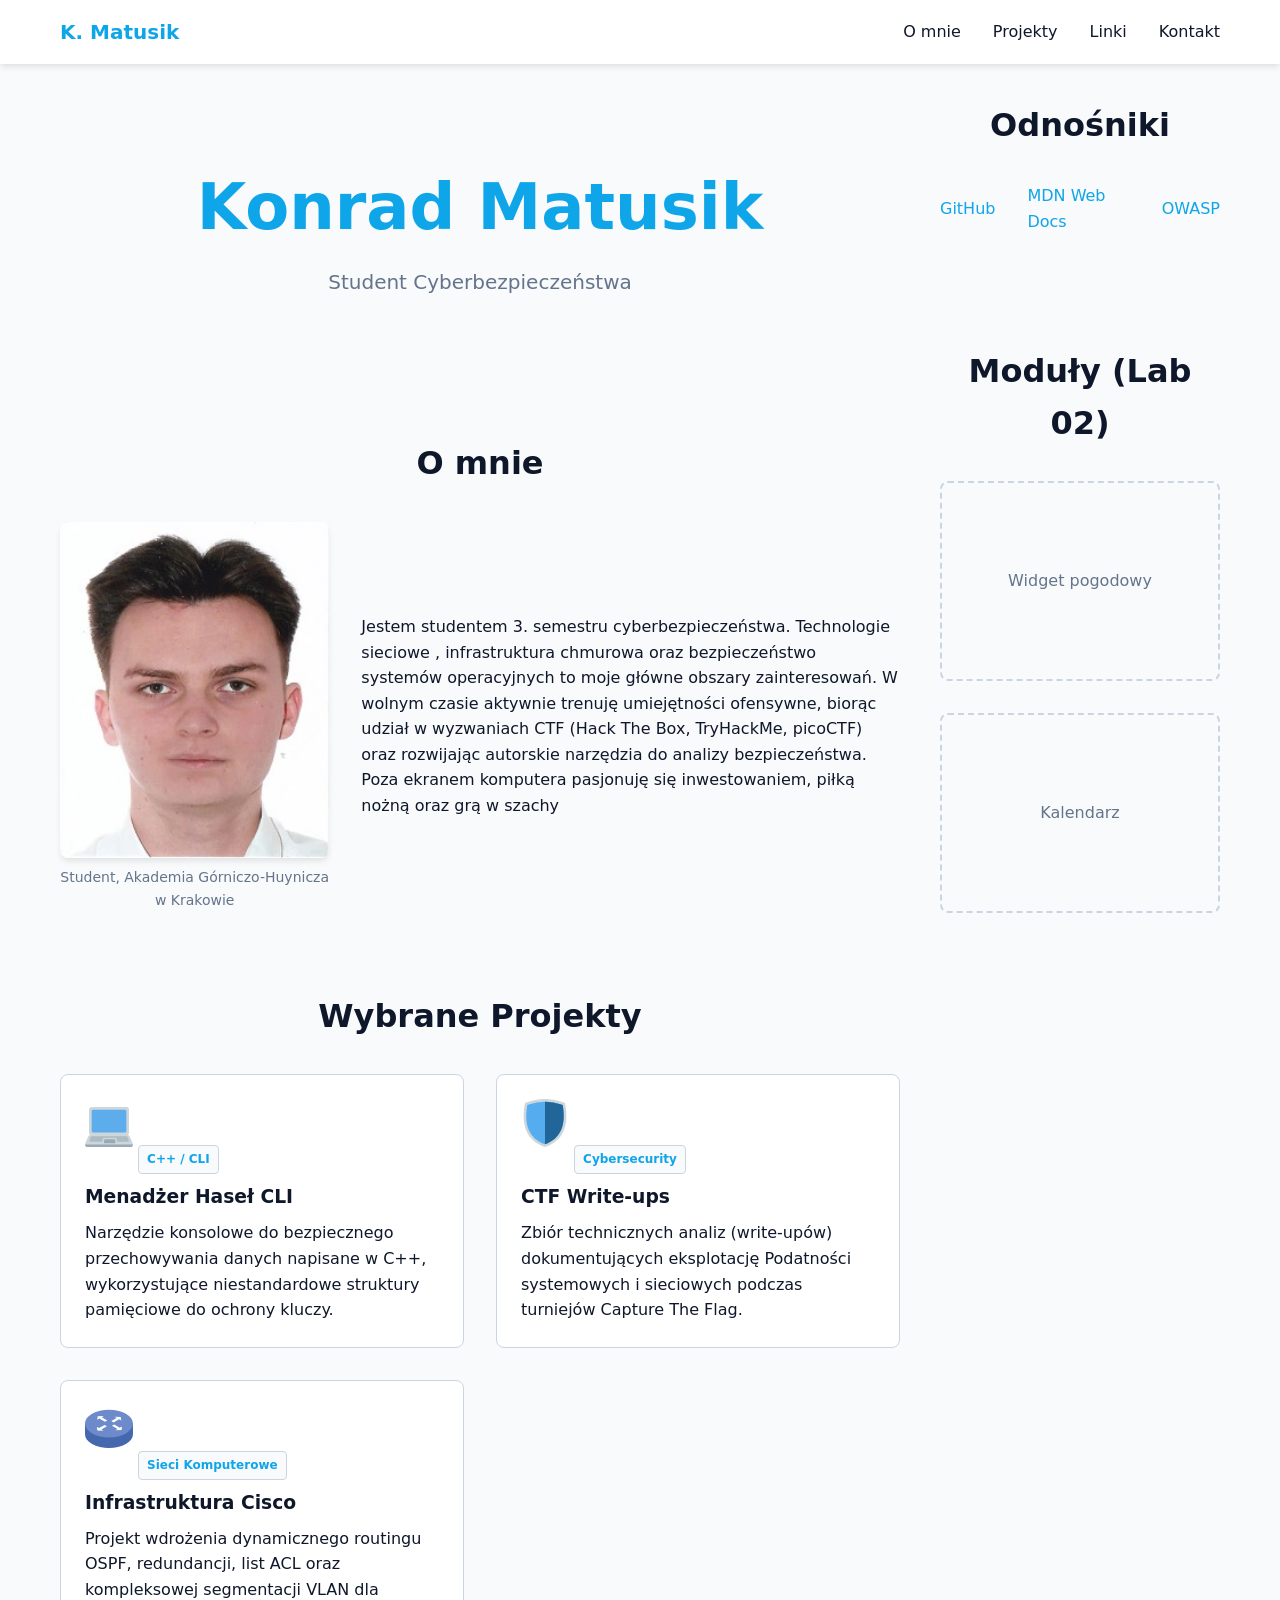
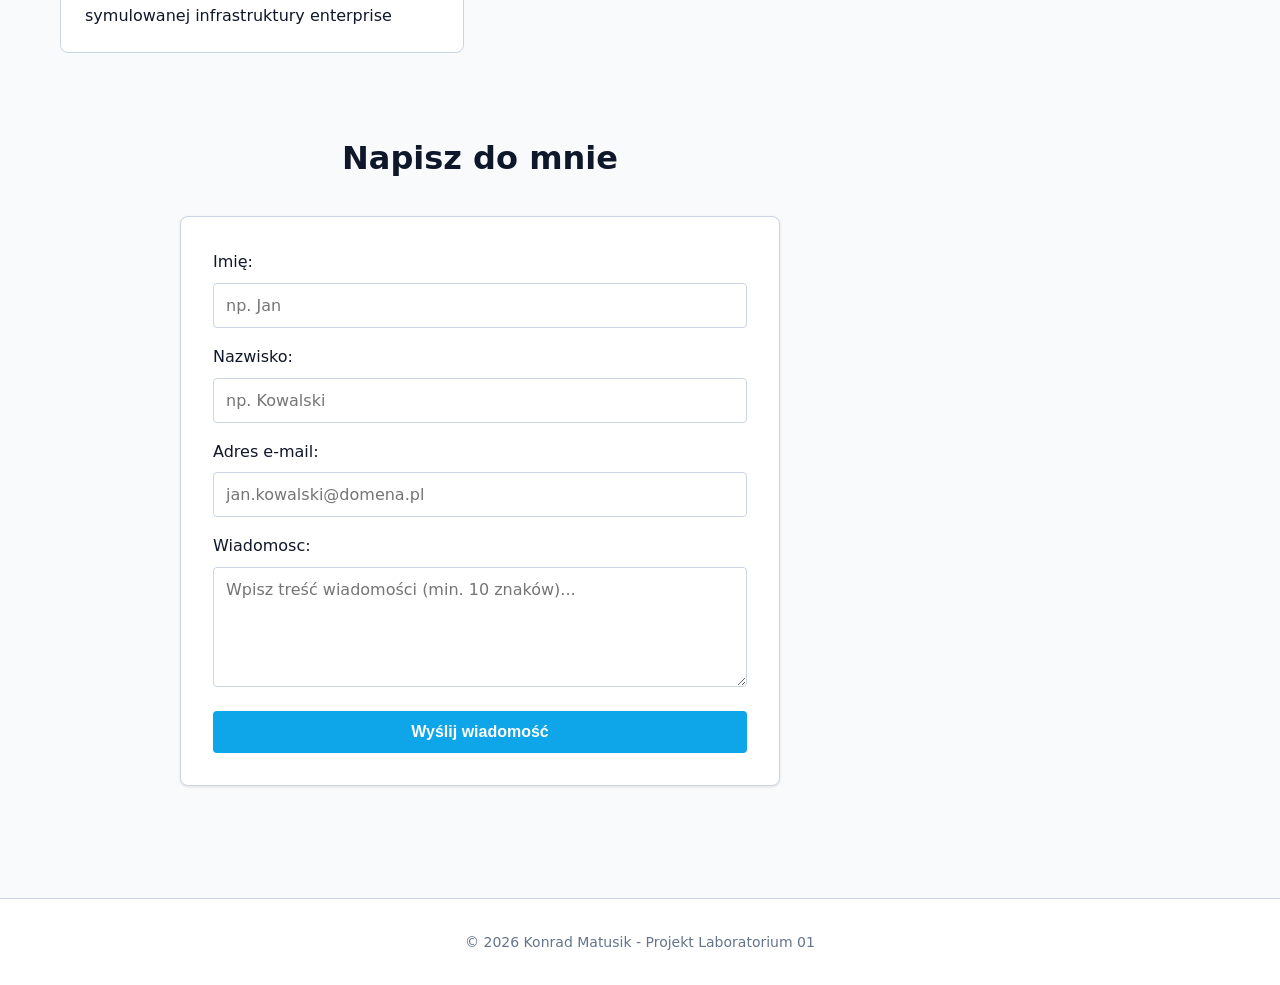
<file: script_programming/project_1/index.html>
<!DOCTYPE html>
<html lang="pl">
    <head>
        <meta charset="UTF-8">
        <meta name="viewport", content="width=device-width, initial-scale=1.0">
        <title>Konrad Matusik - Profil Inżynierski</title>
        <link rel="icon" type="image/svg+xml" href="assets/student.svg">
        <link rel="stylesheet" href="style.css">
    </head>
    <body>
        <header>
            <nav class="navbar">
                <a href="#hero" class="nav-brand">K. Matusik</a>
                <ul class="nav-links">
                    <li><a href="#o-mnie">O mnie</a></li>
                    <li><a href="#projekty">Projekty</a></li>
                    <li><a href="#linki">Linki</a></li>
                    <li><a href="#kontakt">Kontakt</a></li>
                </ul>
            </nav>
        </header>
        <main class="layout-container">
            
            <div class="content-column">
                <section id="hero" class="hero-section">
                    <h1>Konrad Matusik</h1>
                    <p class="subtitle">Student Cyberbezpieczeństwa</p>
                </section>

                <section id="o-mnie" class="about-section">
                    <h2>O mnie</h2>
                    <div class="about-content">
                        <figure>
                            <img src="assets/fotografia.webp" alt="Zdjęcie progilowe">
                            <figcaption>Student, Akademia Górniczo-Huynicza w Krakowie</figcaption>
                        </figure>
                        <article>
                            <p>Jestem studentem 3. semestru cyberbezpieczeństwa. Technologie sieciowe
                                , infrastruktura chmurowa oraz bezpieczeństwo systemów operacyjnych 
                                to moje główne obszary zainteresowań. W wolnym czasie aktywnie 
                                trenuję umiejętności ofensywne, biorąc udział w wyzwaniach CTF (Hack The Box, TryHackMe, picoCTF)
                                oraz rozwijając autorskie narzędzia do analizy bezpieczeństwa.
                                Poza ekranem komputera pasjonuję się inwestowaniem, piłką nożną oraz grą w szachy</p>
                        </article>
                    </div>
                </section>

                <section id="projekty" class="projects-section">
                    <h2>Wybrane Projekty</h2>
                    <div class="projects-grid">

                        <article class="project-card">
                            <img src="assets/laptop.svg" alt="Ikona laptopa" class="card-icon">
                            <span class="card-tag">C++ / CLI</span>
                            <h3>Menadżer Haseł CLI</h3>
                            <p>Narzędzie konsolowe do bezpiecznego przechowywania danych napisane w C++,
                                wykorzystujące niestandardowe struktury pamięciowe do ochrony kluczy.</p>
                        </article>

                        <article class="project-card">
                            <img src="assets/shield.svg" alt="Ikona tarczy" class="card-icon">
                            <span class="card-tag">Cybersecurity</span>
                            <h3>CTF Write-ups</h3>
                            <p>Zbiór technicznych analiz (write-upów) dokumentujących eksplotację Podatności
                                systemowych i sieciowych podczas turniejów Capture The Flag.
                            </p>
                        </article>

                        <article class="project-card">
                            <img src="assets/router.svg" alt="Ikona routera" class="card-icon">
                            <span class="card-tag">Sieci Komputerowe</span>
                            <h3>Infrastruktura Cisco</h3>
                            <p>Projekt wdrożenia dynamicznego routingu OSPF, redundancji,
                                list ACL oraz kompleksowej segmentacji VLAN dla symulowanej 
                                infrastruktury enterprise
                            </p>
                        </article>
                    </div>
                </section>

                <section id="kontakt" class="contact-section">
                    <h2>Napisz do mnie</h2>
                    <form action="/zapisz" method="POST" autocomplete="on" class="contact-form">
                        <div class="form-group">
                            <label for="imie">Imię:</label>
                            <input type="text" id="imie" name="imie" placeholder="np. Jan" required>
                        </div>
                        <div class="form-group">
                            <label for="nazwisko">Nazwisko:</label>
                            <input type="text" id="nazwisko" name="nazwisko" placeholder="np. Kowalski" required>
                        </div>
                        <div class="form-group">
                            <label for="email">Adres e-mail:</label>
                            <input type="email" id="email" name="email" placeholder="jan.kowalski@domena.pl" required>
                        </div>
                        <div class="form-group">
                            <label for="wiadomosc">Wiadomosc:</label>
                            <textarea id="wiadomosc" name="wiadomosc" placeholder="Wpisz treść wiadomości (min. 10 znaków)..." minlength="10" required></textarea>
                        </div>
                        <button type="submit" class="btn-submit">Wyślij wiadomość</button>
                    </form>
                </section>
            </div>

            <div class="sidebar-column">
                <aside id="linki" class="links-section">
                    <h2>Odnośniki</h2>
                    <ul class="external-links">
                        <li><a href="https://github.com/kmatusik-76" target="_blank" rel="noopener noreferrer">GitHub</a></li>
                        <li><a href="https://developer.mozilla.org/" target="_blank" rel="noopener noreferrer">MDN Web Docs</a></li>
                        <li><a href="https://owasp.org/" target="_blank" rel="noopener noreferrer">OWASP</a></li>
                    </ul>
                </aside>

                <aside class="widgets-section">
                    <h2>Moduły (Lab 02)</h2>
                    <div class="widgets-container">
                        <div id="weather-box" class="widget-slot">Widget pogodowy</div>
                        <div id="calendar-box" class="widget-slot">Kalendarz</div>
                    </div>
                </aside>
            </div>
        </main>
        
        <footer>
            <p>&copy; 2026 Konrad Matusik - Projekt Laboratorium 01</p>
        </footer>
    </body>
</html>
</file>
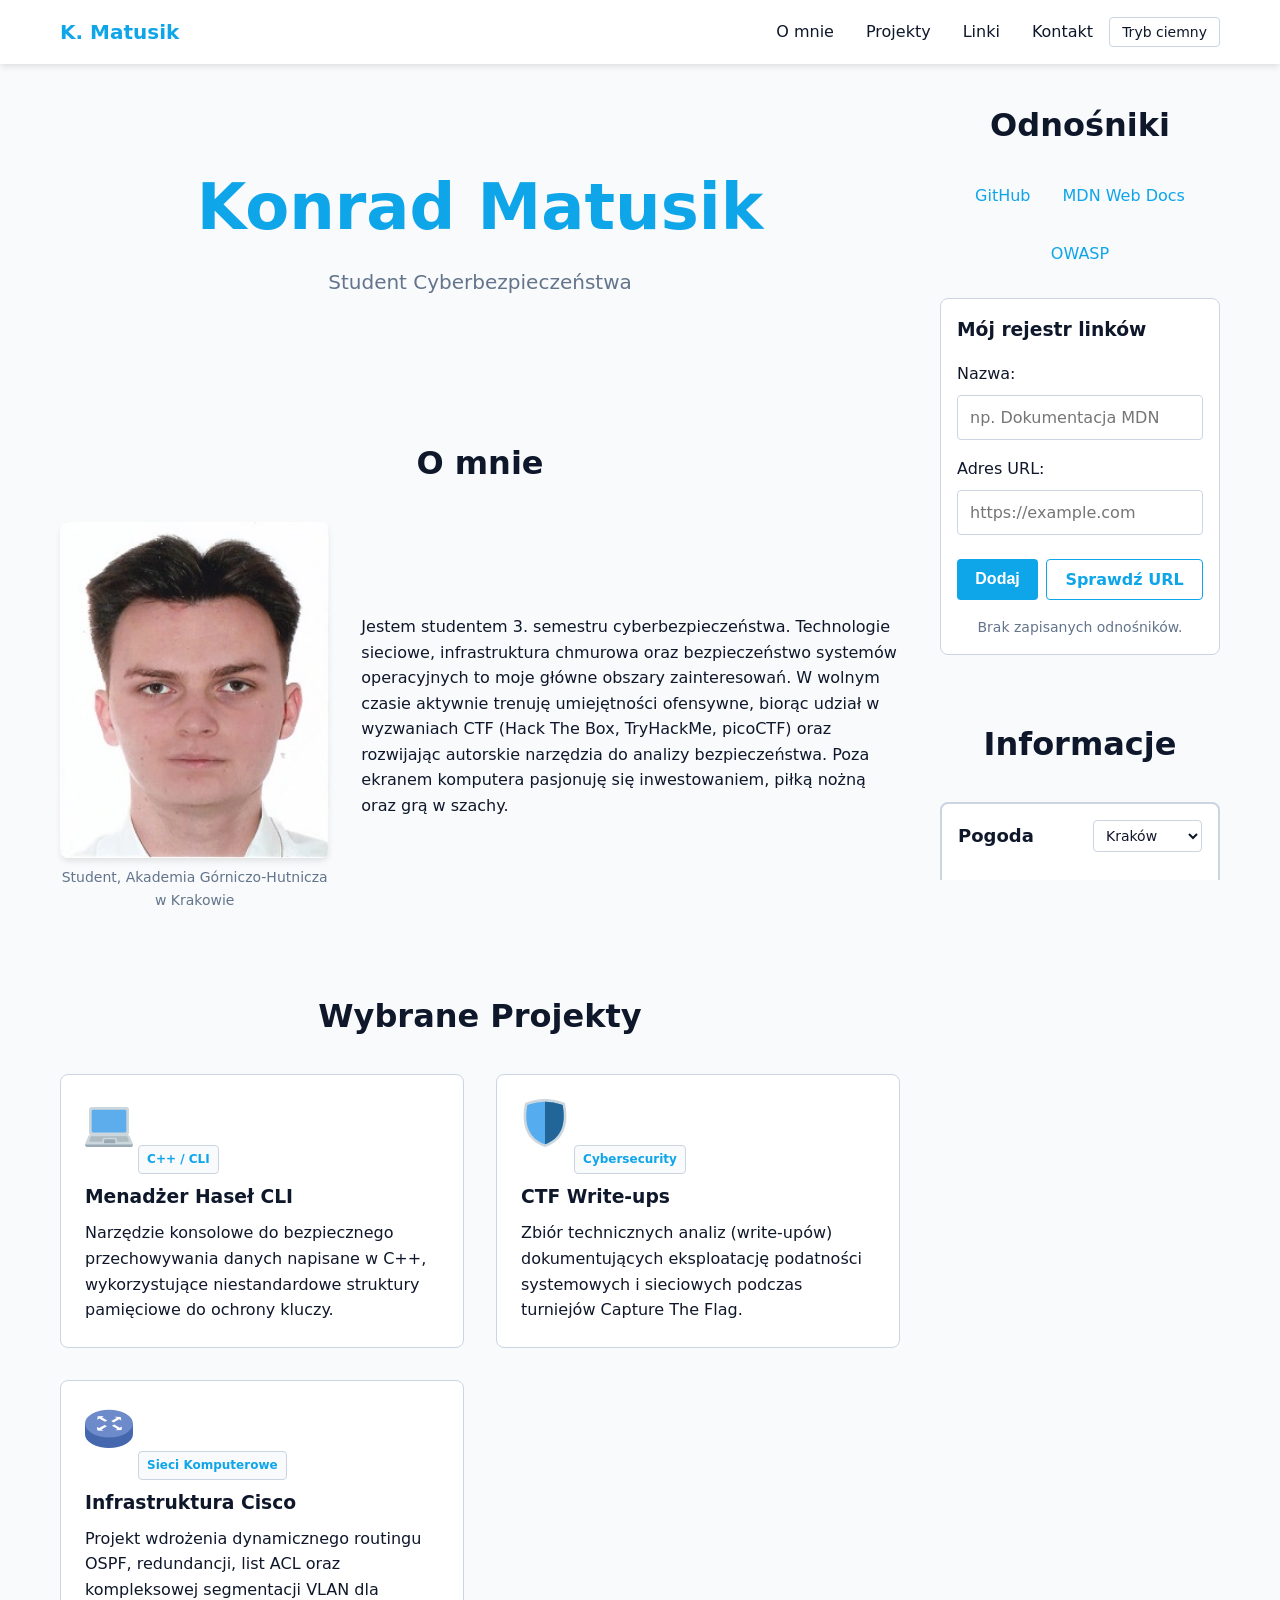
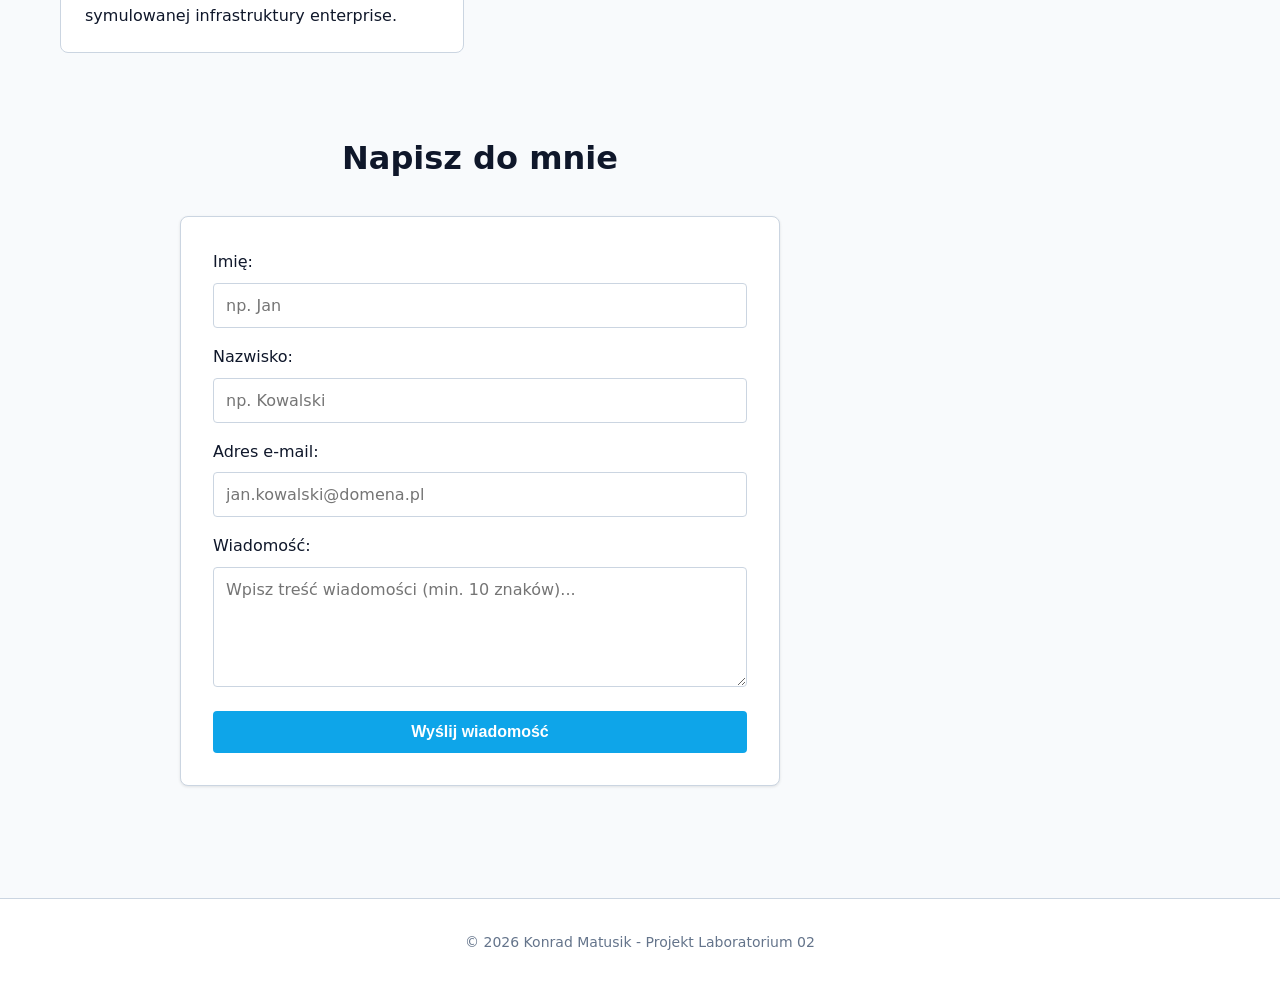
<file: script_programming/project_2/index.html>
<!DOCTYPE html>
<html lang="pl">
    <head>
        <meta charset="UTF-8">
        <meta name="viewport" content="width=device-width, initial-scale=1.0">
        <title>Konrad Matusik - Profil Inżynierski</title>
        <link rel="icon" type="image/svg+xml" href="assets/student.svg">
        <link rel="stylesheet" href="style.css">
        <script type="module" src="js/main.js"></script>
    </head>
    <body>
        <header>
            <nav class="navbar">
                <a href="#hero" class="nav-brand">K. Matusik</a>
                <ul class="nav-links">
                    <li><a href="#o-mnie">O mnie</a></li>
                    <li><a href="#projekty">Projekty</a></li>
                    <li><a href="#linki">Linki</a></li>
                    <li><a href="#kontakt">Kontakt</a></li>
                </ul>
                <button type="button" id="theme-toggle" class="theme-toggle" aria-pressed="false">Tryb ciemny</button>
            </nav>
        </header>
        <main class="layout-container">

            <div class="content-column">
                <section id="hero" class="hero-section">
                    <h1>Konrad Matusik</h1>
                    <p class="subtitle">Student Cyberbezpieczeństwa</p>
                </section>

                <section id="o-mnie" class="about-section">
                    <h2>O mnie</h2>
                    <div class="about-content">
                        <figure>
                            <img src="assets/fotografia.webp" alt="Zdjęcie profilowe">
                            <figcaption>Student, Akademia Górniczo-Hutnicza w Krakowie</figcaption>
                        </figure>
                        <article>
                            <p>Jestem studentem 3. semestru cyberbezpieczeństwa. Technologie sieciowe,
                                infrastruktura chmurowa oraz bezpieczeństwo systemów operacyjnych
                                to moje główne obszary zainteresowań. W wolnym czasie aktywnie
                                trenuję umiejętności ofensywne, biorąc udział w wyzwaniach CTF (Hack The Box, TryHackMe, picoCTF)
                                oraz rozwijając autorskie narzędzia do analizy bezpieczeństwa.
                                Poza ekranem komputera pasjonuję się inwestowaniem, piłką nożną oraz grą w szachy.</p>
                        </article>
                    </div>
                </section>

                <section id="projekty" class="projects-section">
                    <h2>Wybrane Projekty</h2>
                    <div class="projects-grid">

                        <article class="project-card">
                            <img src="assets/laptop.svg" alt="Ikona laptopa" class="card-icon">
                            <span class="card-tag">C++ / CLI</span>
                            <h3>Menadżer Haseł CLI</h3>
                            <p>Narzędzie konsolowe do bezpiecznego przechowywania danych napisane w C++,
                                wykorzystujące niestandardowe struktury pamięciowe do ochrony kluczy.</p>
                        </article>

                        <article class="project-card">
                            <img src="assets/shield.svg" alt="Ikona tarczy" class="card-icon">
                            <span class="card-tag">Cybersecurity</span>
                            <h3>CTF Write-ups</h3>
                            <p>Zbiór technicznych analiz (write-upów) dokumentujących eksploatację podatności
                                systemowych i sieciowych podczas turniejów Capture The Flag.
                            </p>
                        </article>

                        <article class="project-card">
                            <img src="assets/router.svg" alt="Ikona routera" class="card-icon">
                            <span class="card-tag">Sieci Komputerowe</span>
                            <h3>Infrastruktura Cisco</h3>
                            <p>Projekt wdrożenia dynamicznego routingu OSPF, redundancji,
                                list ACL oraz kompleksowej segmentacji VLAN dla symulowanej
                                infrastruktury enterprise.
                            </p>
                        </article>
                    </div>
                </section>

                <section id="kontakt" class="contact-section">
                    <h2>Napisz do mnie</h2>
                    <form action="/zapisz" method="POST" autocomplete="on" class="contact-form">
                        <div class="form-group">
                            <label for="imie">Imię:</label>
                            <input type="text" id="imie" name="imie" placeholder="np. Jan" required>
                        </div>
                        <div class="form-group">
                            <label for="nazwisko">Nazwisko:</label>
                            <input type="text" id="nazwisko" name="nazwisko" placeholder="np. Kowalski" required>
                        </div>
                        <div class="form-group">
                            <label for="email">Adres e-mail:</label>
                            <input type="email" id="email" name="email" placeholder="jan.kowalski@domena.pl" required>
                        </div>
                        <div class="form-group">
                            <label for="wiadomosc">Wiadomość:</label>
                            <textarea id="wiadomosc" name="wiadomosc" placeholder="Wpisz treść wiadomości (min. 10 znaków)..." minlength="10" required></textarea>
                        </div>
                        <button type="submit" class="btn-submit">Wyślij wiadomość</button>
                    </form>
                </section>
            </div>

            <div class="sidebar-column">
                <aside id="linki" class="links-section">
                    <h2>Odnośniki</h2>
                    <ul class="external-links">
                        <li><a href="https://github.com/kmatusik-76" target="_blank" rel="noopener noreferrer">GitHub</a></li>
                        <li><a href="https://developer.mozilla.org/" target="_blank" rel="noopener noreferrer">MDN Web Docs</a></li>
                        <li><a href="https://owasp.org/" target="_blank" rel="noopener noreferrer">OWASP</a></li>
                    </ul>

                    <div class="link-registry">
                        <h3>Mój rejestr linków</h3>
                        <form id="link-form" class="link-form" novalidate>
                            <div class="form-group">
                                <label for="link-name">Nazwa:</label>
                                <input type="text" id="link-name" name="nazwa" placeholder="np. Dokumentacja MDN" autocomplete="off" aria-describedby="link-name-error">
                                <p class="field-error" id="link-name-error"></p>
                            </div>
                            <div class="form-group">
                                <label for="link-url">Adres URL:</label>
                                <input type="text" id="link-url" name="url" inputmode="url" placeholder="https://example.com" autocomplete="off" aria-describedby="link-url-error">
                                <p class="field-error" id="link-url-error"></p>
                            </div>
                            <div class="form-actions">
                                <button type="submit" class="btn-submit">Dodaj</button>
                                <button type="button" id="link-check" class="btn-secondary">Sprawdź URL</button>
                            </div>
                            <p class="form-status" id="link-status" role="status" aria-live="polite"></p>
                        </form>
                        <ul id="links-list" class="links-list" aria-label="Zapisane odnośniki"></ul>
                    </div>
                </aside>

                <aside class="widgets-section">
                    <h2>Informacje</h2>
                    <div class="widgets-container">
                        <div id="weather-box" class="widget-slot">Widget pogodowy</div>
                        <div id="calendar-box" class="widget-slot">Kalendarz</div>
                    </div>
                </aside>
            </div>
        </main>

        <footer>
            <p>&copy; 2026 Konrad Matusik - Projekt Laboratorium 02</p>
        </footer>
    </body>
</html>
</file>
<file: script_programming/project_1/style.css>
:root {
    --color-primary: #0ea5e9;
    --color-primary-hover: #0284c7;
    --color-bg: #f8fafc;
    --color-surface: #ffffff;
    --color-text: #0f172a;
    --color-text-muted: #64748b;
    --color-border: #cbd5e1;
    
    --spacing-sm: 8px;
    --spacing-md: 16px;
    --spacing-lg: 32px;
    
    --radius-md: 8px;
    --font-base: system-ui, -apple-system, sans-serif;
}


* {
    margin: 0;
    padding: 0;
    box-sizing: border-box;
}

html {
    scroll-behavior: smooth; 
    font-family: var(--font-base);
    background-color: var(--color-bg);
    color: var(--color-text);
    line-height: 1.6;
}


.layout-container {
    max-width: 1200px;
    margin: 0 auto;
    padding: var(--spacing-lg) 20px;
    display: flex;
    flex-direction: column; 
    gap: 40px;
}

section, aside {
    margin-bottom: 80px;
    scroll-margin-top: 100px; 
}


header {
    position: sticky;
    top: 0;
    background-color: var(--color-surface);
    box-shadow: 0 4px 6px -1px rgba(0, 0, 0, 0.1);
    z-index: 1000;
}

.navbar {
    display: flex;
    align-items: center;
    justify-content: space-between;
    padding: var(--spacing-md) 20px;
    max-width: 1200px;
    margin: 0 auto;
}

.nav-brand {
    font-weight: 700;
    font-size: 1.25rem;
    color: var(--color-primary);
    text-decoration: none;
}

.nav-links {
    display: flex;
    gap: var(--spacing-lg);
    list-style: none;

    a {
        text-decoration: none;
        color: var(--color-text);
        font-weight: 500;
        transition: color 0.2s ease-in-out;

        &:hover, &:focus-visible {
            color: var(--color-primary);
        }
    }
}


h2 {
    font-size: 2rem;
    margin-bottom: var(--spacing-lg);
    text-align: center;
}


.hero-section {
    text-align: center;
    padding: 60px 20px;
    
    h1 {
        font-size: clamp(2rem, 5vw, 4rem);
        color: var(--color-primary);
        margin-bottom: var(--spacing-sm);
    }
    
    .subtitle {
        font-size: 1.25rem;
        color: var(--color-text-muted);
    }
}


.about-content {
    display: grid;
    gap: var(--spacing-lg);
    align-items: center;

    figure img {
        width: 100%;
        max-width: 350px;
        height: auto;
        border-radius: var(--radius-md);
        display: block;
        margin: 0 auto;
        box-shadow: 0 4px 6px -1px rgba(0, 0, 0, 0.1);
    }

    figcaption {
        text-align: center;
        margin-top: var(--spacing-sm);
        font-size: 0.875rem;
        color: var(--color-text-muted);
    }
}


.projects-grid {
    display: grid;
    gap: var(--spacing-lg);
    grid-template-columns: repeat(auto-fit, minmax(300px, 1fr));
}

.project-card {
    background-color: var(--color-surface);
    padding: 24px;
    border-radius: var(--radius-md);
    border: 1px solid var(--color-border);
    transition: transform 0.3s ease, box-shadow 0.3s ease;

    &:hover, &:focus-within {
        transform: translateY(-8px);
        box-shadow: 0 10px 15px -3px rgba(0, 0, 0, 0.1);
    }

    .card-icon {
        width: 48px;
        height: 48px;
        margin-bottom: var(--spacing-md);
    }

    .card-tag {
        display: inline-block;
        background-color: var(--color-bg);
        color: var(--color-primary);
        padding: 4px 8px;
        border-radius: 4px;
        font-size: 0.75rem;
        font-weight: 700;
        margin-bottom: var(--spacing-sm);
        border: 1px solid var(--color-border);
    }

    h3 {
        margin-bottom: var(--spacing-sm);
    }
}


.external-links {
    list-style: none;
    display: flex;
    flex-direction: column;
    align-items: center;
    gap: var(--spacing-md);

    a {
        color: var(--color-primary);
        text-decoration: none;
        font-weight: 500;
        
        &:hover, &:focus-visible {
            text-decoration: underline;
        }
    }
}


.contact-form {
    max-width: 600px;
    margin: 0 auto;
    display: flex;
    flex-direction: column;
    gap: var(--spacing-md);
    background-color: var(--color-surface);
    padding: 32px;
    border-radius: var(--radius-md);
    border: 1px solid var(--color-border);
    box-shadow: 0 1px 3px 0 rgba(0, 0, 0, 0.1);
}

.form-group {
    display: flex;
    flex-direction: column;
    gap: 8px;

    label {
        font-weight: 500;
    }

    input, textarea {
        padding: 12px;
        border: 1px solid var(--color-border);
        border-radius: 4px;
        font-family: inherit;
        font-size: 1rem;
        transition: border-color 0.2s, outline 0.2s;

        
        &:focus-visible {
            outline: 2px solid var(--color-primary);
            border-color: transparent;
        }
    }

    textarea {
        resize: vertical;
        min-height: 120px;
    }
}

.btn-submit {
    background-color: var(--color-primary);
    color: var(--color-surface);
    border: none;
    padding: 12px 24px;
    border-radius: 4px;
    font-size: 1rem;
    font-weight: 600;
    cursor: pointer;
    transition: background-color 0.2s;
    margin-top: var(--spacing-sm);

    &:hover, &:focus-visible {
        background-color: var(--color-primary-hover);
    }
}

.widgets-container {
    display: flex;
    flex-wrap: wrap;
    gap: var(--spacing-lg);
    justify-content: center;
}

.widget-slot {
    flex: 1 1 300px;
    min-height: 200px;
    background-color: var(--color-bg);
    border: 2px dashed var(--color-border);
    border-radius: var(--radius-md);
    display: flex;
    align-items: center;
    justify-content: center;
    color: var(--color-text-muted);
    font-weight: 500;
}

footer {
    text-align: center;
    padding: var(--spacing-lg) 20px;
    background-color: var(--color-surface);
    border-top: 1px solid var(--color-border);
    color: var(--color-text-muted);
    font-size: 0.875rem;
}



@media (min-width: 768px) {
    .about-content {
        grid-template-columns: 1fr 2fr;
    }

    .external-links {
        flex-direction: row;
        justify-content: center;
        gap: var(--spacing-lg);
    }
}


@media (min-width: 992px) {
    .layout-container {
        flex-direction: row; 
        align-items: flex-start;
    }

    .content-column {
        flex: 3; 
    }

    .sidebar-column {
        flex: 1; 
        position: sticky; 
        top: 100px;
        display: flex;
        flex-direction: column;
        gap: var(--spacing-lg);
    }
}
</file>
<file: script_programming/project_2/style.css>
:root {
    --color-primary: #0ea5e9;
    --color-primary-hover: #0284c7;
    --color-bg: #f8fafc;
    --color-surface: #ffffff;
    --color-text: #0f172a;
    --color-text-muted: #64748b;
    --color-border: #cbd5e1;
    --color-danger: #dc2626;
    --color-success: #15803d;

    --spacing-sm: 8px;
    --spacing-md: 16px;
    --spacing-lg: 32px;

    --radius-md: 8px;
    --font-base: system-ui, -apple-system, sans-serif;
}

/* Motyw ciemny: przełączany klasą "dark" na <body> (js/theme.js) */
body.dark {
    --color-primary: #38bdf8;
    --color-primary-hover: #7dd3fc;
    --color-bg: #0b1120;
    --color-surface: #1e293b;
    --color-text: #e2e8f0;
    --color-text-muted: #94a3b8;
    --color-border: #334155;
    --color-danger: #f87171;
    --color-success: #4ade80;
    color-scheme: dark;
}


* {
    margin: 0;
    padding: 0;
    box-sizing: border-box;
}

html {
    scroll-behavior: smooth;
    font-family: var(--font-base);
    line-height: 1.6;
}

body {
    background-color: var(--color-bg);
    color: var(--color-text);
    transition: background-color 0.2s ease, color 0.2s ease;
}


.layout-container {
    max-width: 1200px;
    margin: 0 auto;
    padding: var(--spacing-lg) 20px;
    display: flex;
    flex-direction: column;
    gap: 40px;
}

section {
    margin-bottom: 80px;
    scroll-margin-top: 120px;
}

aside {
    margin-bottom: var(--spacing-lg);
    scroll-margin-top: 120px;
}


header {
    position: sticky;
    top: 0;
    background-color: var(--color-surface);
    box-shadow: 0 4px 6px -1px rgba(0, 0, 0, 0.1);
    z-index: 1000;
}

.navbar {
    display: flex;
    flex-wrap: wrap;
    align-items: center;
    justify-content: space-between;
    gap: var(--spacing-sm) var(--spacing-md);
    padding: var(--spacing-sm) 20px;
    max-width: 1200px;
    margin: 0 auto;
}

.nav-brand {
    order: 1;
    font-weight: 700;
    font-size: 1.25rem;
    color: var(--color-primary);
    text-decoration: none;
}

.nav-links {
    order: 3;
    flex-basis: 100%;
    display: flex;
    justify-content: center;
    gap: var(--spacing-md);
    list-style: none;

    a {
        text-decoration: none;
        color: var(--color-text);
        font-weight: 500;
        transition: color 0.2s ease-in-out;

        &:hover, &:focus-visible {
            color: var(--color-primary);
        }
    }
}

.theme-toggle {
    order: 2;
    background-color: transparent;
    color: var(--color-text);
    border: 1px solid var(--color-border);
    border-radius: 4px;
    padding: 6px 12px;
    font-family: inherit;
    font-size: 0.875rem;
    font-weight: 500;
    cursor: pointer;
    transition: background-color 0.2s, border-color 0.2s, color 0.2s;

    &:hover, &:focus-visible {
        border-color: var(--color-primary);
        color: var(--color-primary);
    }

    &[aria-pressed="true"] {
        background-color: var(--color-primary);
        border-color: var(--color-primary);
        color: var(--color-surface);
    }
}


h2 {
    font-size: 2rem;
    margin-bottom: var(--spacing-lg);
    text-align: center;
}


.hero-section {
    text-align: center;
    padding: 60px 20px;

    h1 {
        font-size: clamp(2rem, 5vw, 4rem);
        color: var(--color-primary);
        margin-bottom: var(--spacing-sm);
    }

    .subtitle {
        font-size: 1.25rem;
        color: var(--color-text-muted);
    }
}


.about-content {
    display: grid;
    gap: var(--spacing-lg);
    align-items: center;

    figure img {
        width: 100%;
        max-width: 350px;
        height: auto;
        border-radius: var(--radius-md);
        display: block;
        margin: 0 auto;
        box-shadow: 0 4px 6px -1px rgba(0, 0, 0, 0.1);
    }

    figcaption {
        text-align: center;
        margin-top: var(--spacing-sm);
        font-size: 0.875rem;
        color: var(--color-text-muted);
    }
}


.projects-grid {
    display: grid;
    gap: var(--spacing-lg);
    grid-template-columns: repeat(auto-fit, minmax(min(300px, 100%), 1fr));
}

.project-card {
    background-color: var(--color-surface);
    padding: 24px;
    border-radius: var(--radius-md);
    border: 1px solid var(--color-border);
    transition: transform 0.3s ease, box-shadow 0.3s ease;

    &:hover, &:focus-within {
        transform: translateY(-8px);
        box-shadow: 0 10px 15px -3px rgba(0, 0, 0, 0.1);
    }

    .card-icon {
        width: 48px;
        height: 48px;
        margin-bottom: var(--spacing-md);
    }

    .card-tag {
        display: inline-block;
        background-color: var(--color-bg);
        color: var(--color-primary);
        padding: 4px 8px;
        border-radius: 4px;
        font-size: 0.75rem;
        font-weight: 700;
        margin-bottom: var(--spacing-sm);
        border: 1px solid var(--color-border);
    }

    h3 {
        margin-bottom: var(--spacing-sm);
    }
}


.external-links {
    list-style: none;
    display: flex;
    flex-direction: column;
    flex-wrap: wrap;
    align-items: center;
    gap: var(--spacing-md);

    a {
        color: var(--color-primary);
        text-decoration: none;
        font-weight: 500;

        &:hover, &:focus-visible {
            text-decoration: underline;
        }
    }
}


.contact-form {
    max-width: 600px;
    margin: 0 auto;
    display: flex;
    flex-direction: column;
    gap: var(--spacing-md);
    background-color: var(--color-surface);
    padding: 32px;
    border-radius: var(--radius-md);
    border: 1px solid var(--color-border);
    box-shadow: 0 1px 3px 0 rgba(0, 0, 0, 0.1);
}

.form-group {
    display: flex;
    flex-direction: column;
    gap: 8px;

    label {
        font-weight: 500;
    }

    input, textarea {
        padding: 12px;
        background-color: var(--color-surface);
        color: var(--color-text);
        border: 1px solid var(--color-border);
        border-radius: 4px;
        font-family: inherit;
        font-size: 1rem;
        transition: border-color 0.2s, outline 0.2s;

        &:focus-visible {
            outline: 2px solid var(--color-primary);
            border-color: transparent;
        }

        &.is-invalid {
            border-color: var(--color-danger);
            outline: 2px solid var(--color-danger);
        }
    }

    textarea {
        resize: vertical;
        min-height: 120px;
    }
}

.btn-submit {
    background-color: var(--color-primary);
    color: var(--color-surface);
    border: none;
    padding: 12px 24px;
    border-radius: 4px;
    font-size: 1rem;
    font-weight: 600;
    cursor: pointer;
    transition: background-color 0.2s;
    margin-top: var(--spacing-sm);

    &:hover, &:focus-visible {
        background-color: var(--color-primary-hover);
    }
}

.btn-secondary {
    background-color: transparent;
    color: var(--color-primary);
    border: 1px solid var(--color-primary);
    padding: 12px 24px;
    border-radius: 4px;
    font-size: 1rem;
    font-weight: 600;
    font-family: inherit;
    cursor: pointer;
    margin-top: var(--spacing-sm);
    transition: background-color 0.2s, color 0.2s;

    &:hover, &:focus-visible {
        background-color: var(--color-primary);
        color: var(--color-surface);
    }

    &:disabled {
        opacity: 0.6;
        cursor: progress;
    }
}


/* Rejestr odnośników */
.link-registry {
    margin-top: var(--spacing-lg);
    padding: var(--spacing-md);
    background-color: var(--color-surface);
    border: 1px solid var(--color-border);
    border-radius: var(--radius-md);

    h3 {
        margin-bottom: var(--spacing-md);
    }
}

.link-form {
    display: flex;
    flex-direction: column;
    gap: var(--spacing-md);
}

.form-actions {
    display: flex;
    flex-wrap: wrap;
    gap: var(--spacing-sm);

    .btn-submit,
    .btn-secondary {
        flex: 1 1 auto;
        padding: 10px 16px;
    }
}

.field-error {
    color: var(--color-danger);
    font-size: 0.875rem;

    &:empty {
        display: none;
    }
}

.form-status {
    font-size: 0.875rem;
    color: var(--color-text-muted);

    &:empty {
        display: none;
    }

    &.is-success {
        color: var(--color-success);
    }

    &.is-error {
        color: var(--color-danger);
    }
}

.links-list {
    list-style: none;
    display: flex;
    flex-direction: column;
    gap: var(--spacing-sm);
    margin-top: var(--spacing-md);
}

.link-item {
    display: flex;
    align-items: center;
    justify-content: space-between;
    gap: var(--spacing-sm);
    padding: 8px 12px;
    background-color: var(--color-bg);
    border: 1px solid var(--color-border);
    border-radius: 4px;

    a {
        color: var(--color-primary);
        font-weight: 500;
        overflow-wrap: anywhere;

        &:hover, &:focus-visible {
            text-decoration: none;
        }
    }
}

.links-empty {
    color: var(--color-text-muted);
    font-size: 0.875rem;
    text-align: center;
}

.btn-delete {
    flex-shrink: 0;
    background-color: transparent;
    color: var(--color-danger);
    border: 1px solid var(--color-danger);
    border-radius: 4px;
    padding: 4px 10px;
    font-family: inherit;
    font-size: 0.8125rem;
    font-weight: 600;
    cursor: pointer;
    transition: background-color 0.2s, color 0.2s;

    &:hover, &:focus-visible,
    &.is-confirming {
        background-color: var(--color-danger);
        color: var(--color-surface);
    }
}


/* Widgety: pogoda i kalendarz */
.widgets-container {
    display: flex;
    flex-wrap: wrap;
    gap: var(--spacing-lg);
    justify-content: center;
}

.widget-slot {
    flex: 1 1 260px;
    min-height: 200px;
    background-color: var(--color-bg);
    border: 2px dashed var(--color-border);
    border-radius: var(--radius-md);
    display: flex;
    align-items: center;
    justify-content: center;
    color: var(--color-text-muted);
    font-weight: 500;

    &.is-ready {
        flex-direction: column;
        align-items: stretch;
        justify-content: flex-start;
        gap: var(--spacing-md);
        padding: var(--spacing-md);
        background-color: var(--color-surface);
        border-style: solid;
        color: var(--color-text);
        font-weight: 400;
    }
}

.widget-header {
    display: flex;
    flex-wrap: wrap;
    align-items: center;
    justify-content: space-between;
    gap: var(--spacing-sm);

    h3 {
        font-size: 1.125rem;
    }

    select {
        padding: 6px 8px;
        background-color: var(--color-surface);
        color: var(--color-text);
        border: 1px solid var(--color-border);
        border-radius: 4px;
        font-family: inherit;
        font-size: 0.875rem;

        &:focus-visible {
            outline: 2px solid var(--color-primary);
        }
    }
}

.widget-state {
    color: var(--color-text-muted);
    text-align: center;
    padding: var(--spacing-md) 0;
}

.widget-error {
    color: var(--color-danger);
    text-align: center;
    padding: var(--spacing-sm) 0;
}

.widget-retry {
    display: block;
    margin: 0 auto;
    background-color: transparent;
    color: var(--color-primary);
    border: 1px solid var(--color-primary);
    border-radius: 4px;
    padding: 6px 14px;
    font-family: inherit;
    font-weight: 600;
    cursor: pointer;

    &:hover, &:focus-visible {
        background-color: var(--color-primary);
        color: var(--color-surface);
    }
}

.weather-data {
    display: flex;
    flex-direction: column;
    gap: 6px;

    div {
        display: flex;
        justify-content: space-between;
        gap: var(--spacing-sm);
        padding-bottom: 6px;
        border-bottom: 1px solid var(--color-border);
    }

    dt {
        color: var(--color-text-muted);
    }

    dd {
        font-weight: 600;
        text-align: right;
    }
}

.weather-meta {
    font-size: 0.75rem;
    color: var(--color-text-muted);
}

.calendar-card {
    display: flex;
    flex-direction: column;
    align-items: center;
    text-align: center;
    gap: 2px;
}

.calendar-weekday {
    font-size: 1.125rem;
    font-weight: 700;
    color: var(--color-primary);
}

.calendar-day {
    font-size: 4rem;
    font-weight: 800;
    line-height: 1.1;
}

.calendar-month {
    color: var(--color-text-muted);
}

.calendar-clock {
    margin-top: var(--spacing-sm);
    padding-top: var(--spacing-sm);
    border-top: 1px solid var(--color-border);
    width: 100%;
    font-family: ui-monospace, SFMono-Regular, Menlo, Consolas, monospace;
    font-size: 0.875rem;
    color: var(--color-text-muted);
}

footer {
    text-align: center;
    padding: var(--spacing-lg) 20px;
    background-color: var(--color-surface);
    border-top: 1px solid var(--color-border);
    color: var(--color-text-muted);
    font-size: 0.875rem;
}



/* RWD */
@media (min-width: 768px) {
    .navbar {
        padding: var(--spacing-md) 20px;
    }

    .nav-brand {
        margin-right: auto;
    }

    .nav-links {
        order: 2;
        flex-basis: auto;
        gap: var(--spacing-lg);
    }

    .theme-toggle {
        order: 3;
    }

    .about-content {
        grid-template-columns: 1fr 2fr;
    }

    .external-links {
        flex-direction: row;
        justify-content: center;
        gap: var(--spacing-lg);
    }
}


@media (min-width: 992px) {
    .layout-container {
        flex-direction: row;
        align-items: flex-start;
    }

    .content-column {
        flex: 3;
        min-width: 0;
    }

    .sidebar-column {
        flex: 1;
        min-width: 0;
        position: sticky;
        top: 100px;
        display: flex;
        flex-direction: column;
        gap: var(--spacing-lg);
        max-height: calc(100vh - 120px);
        overflow-y: auto;
    }
}
</file>
